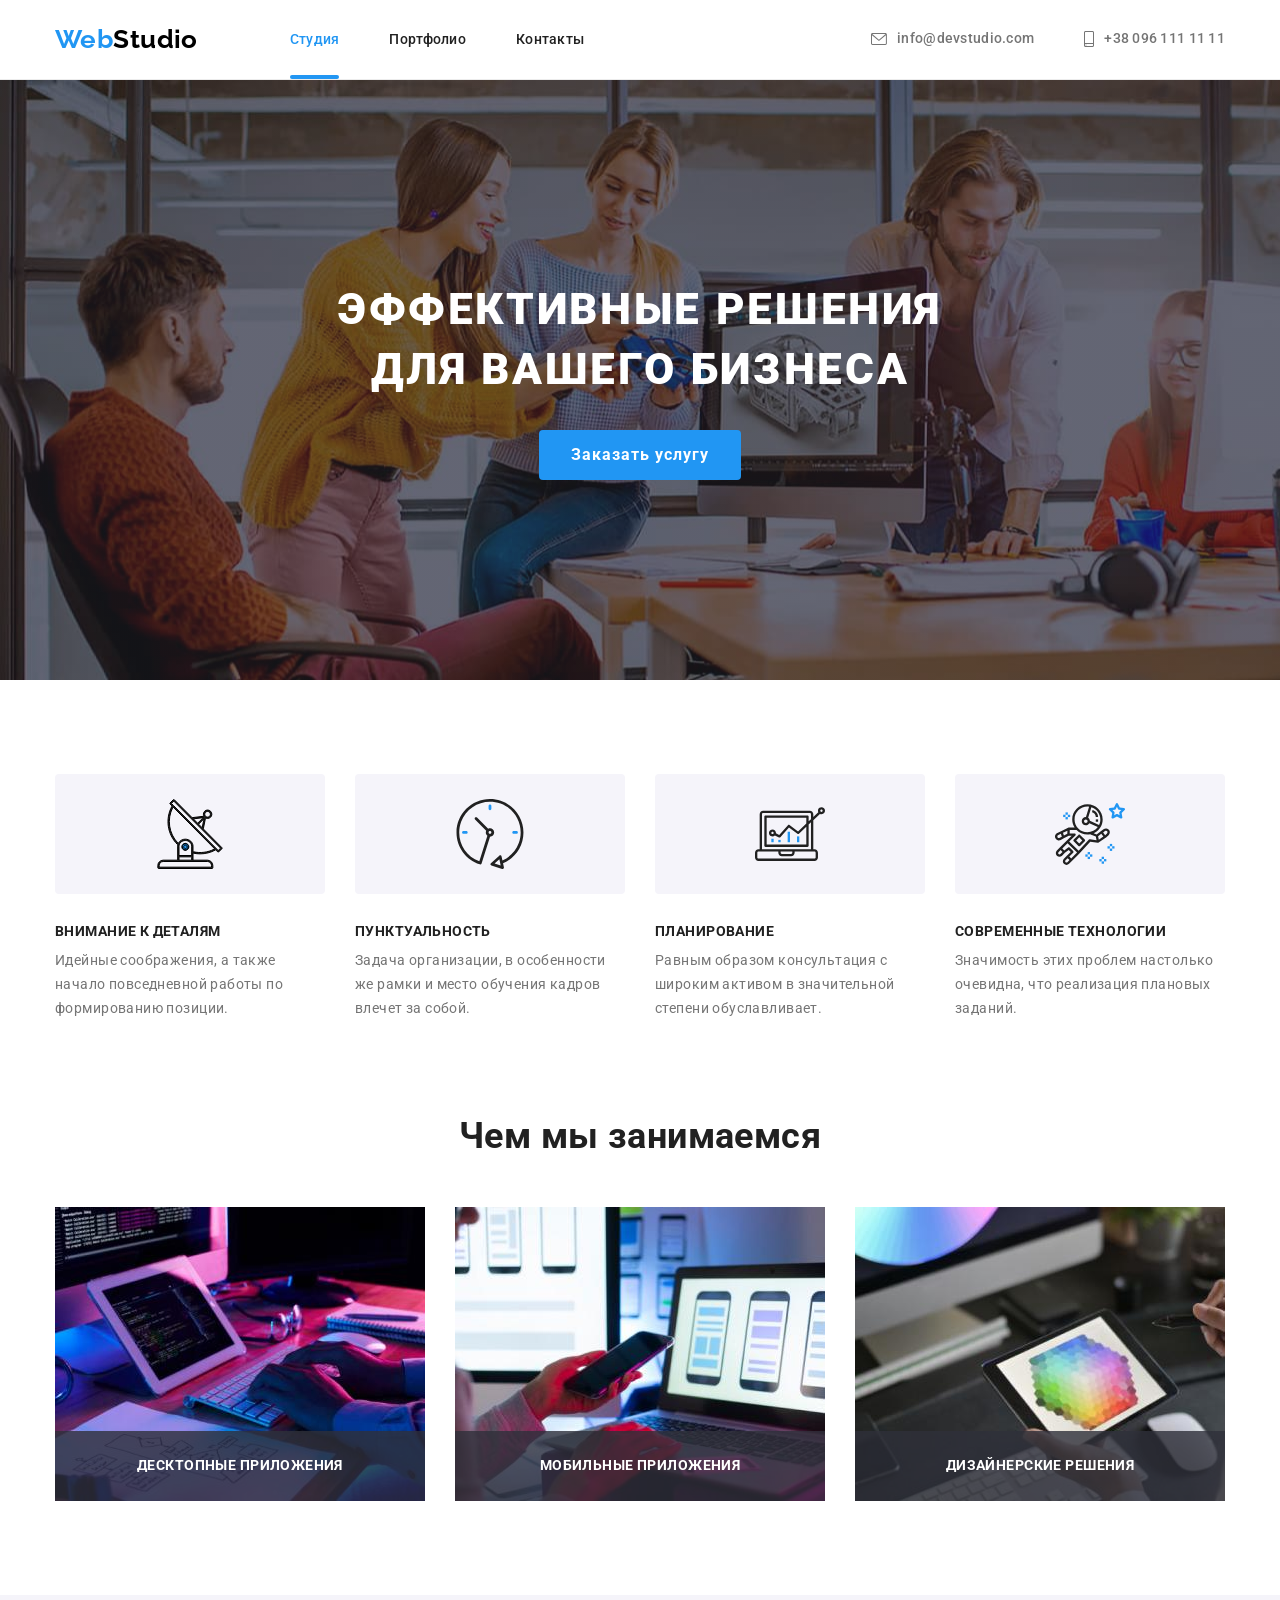
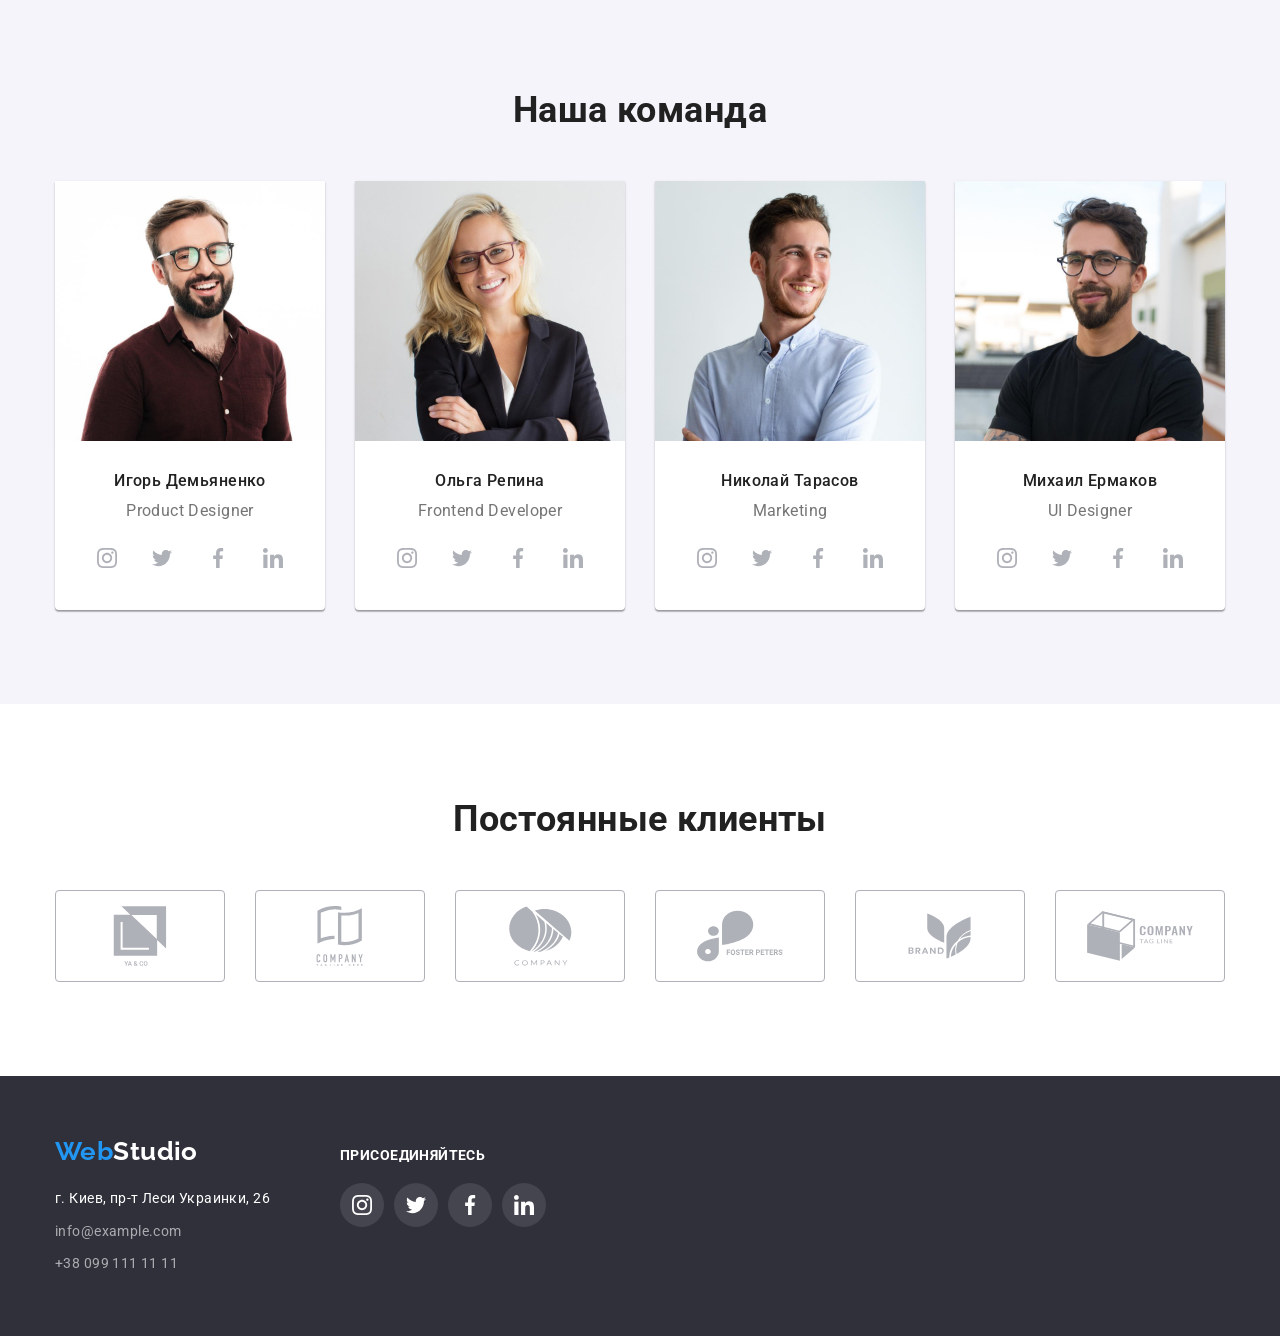
<file: index.html>
<!DOCTYPE html>
<html lang="ru">
  <head>

    <meta charset="UTF-8" />
    <meta http-equiv="X-UA-Compatible" content="IE=edge" />
    <meta name="viewport" content="width=device-width, initial-scale=1.0" />
    <title>Web Studio</title>
    <link rel="stylesheet" href="https://cdnjs.cloudflare.com/ajax/libs/modern-normalize/1.1.0/modern-normalize.min.css" integrity="sha512-wpPYUAdjBVSE4KJnH1VR1HeZfpl1ub8YT/NKx4PuQ5NmX2tKuGu6U/JRp5y+Y8XG2tV+wKQpNHVUX03MfMFn9Q==" crossorigin="anonymous" referrerpolicy="no-referrer" />
    <link rel="preconnect" href="https://fonts.gstatic.com">
    <link href="https://fonts.googleapis.com/css2?family=Raleway:wght@700&family=Roboto:wght@400;500;700;900&display=swap" rel="stylesheet">
    <link rel="stylesheet" href="./css/styles.css" />
  </head>
  <body>
    <!--Шапка сайта -->
    <header class="header">
      <div class="container header-container">
      <nav class="menu">
        <a href="./" class="logo link"><span class="logo-accent">Web</span>Studio</a>
        <ul class="site-nav list">
          <li class="site-nav-item"><a href="" class="nav-link link current">Студия</a></li>
          <li class="site-nav-item"><a href="./portfolio.html" class="nav-link link">Портфолио</a></li>
          <li class="site-nav-item"><a href="" class="nav-link link">Контакты</a></li>
        </ul>
      </nav>
      <ul class="contact-list list">
        <li class="contact-list-item">
          <a href="mailto:info@devstudio.com" class="contact-link link">
            <svg class="icon-item" width="16" height="12">
              <use href="./images/sprite.svg#icon-envelope"></use>
            </svg>
            info@devstudio.com</a>
        </li>
        <li class="contact-list-item">
          <a href="tel:+380961111111" class="contact-link link">
            <svg class="icon-item" width="10" height="16">
              <use href="./images/sprite.svg#icon-smartphone"></use>
            </svg>
            +38 096 111 11 11</a>
        </li>
      </ul>
    </div>
    </header>
    <main>
      <!-- Герой -->
      <section class="hero">
        <div class="container hero-container">
        <h1 class="hero-title">Эффективные решения <br> для вашего бизнеса</h1>
        <button type="button" class="button" data-modal-open>Заказать услугу</button></div>
      </section>
      <!-- Особенности -->
      <section class="features-section">
        <div class="container">
        <h2  class="visually-hidden">Особенности</h2>
        <ul class="features-list list">
          <li class="features-list-item">
            <div class="feauture-icon-container">
              <svg class="feauture-icon">
                <use href="./images/sprite.svg#icon-antenna"></use>
              </svg>
            </div>
            <h3 class="subtitle">Внимание к деталям</h3>
            <p class="desc">
              Идейные соображения, а также начало повседневной работы по формированию позиции.</p>
          </li>
          <li class="features-list-item">
            <div class="feauture-icon-container">
              <svg class="feauture-icon">
                <use href="./images/sprite.svg#icon-clock"></use>
              </svg>
            </div>
            <h3 class="subtitle">Пунктуальность</h3>
            <p class="desc">
              Задача организации, в особенности же рамки и место обучения кадров влечет за собой.
            </p>
          </li>
          <li class="features-list-item">
            <div class="feauture-icon-container">
              <svg class="feauture-icon">
                <use href="./images/sprite.svg#icon-diagram"></use>
              </svg>
            </div>
            <h3 class="subtitle">Планирование</h3>
            <p class="desc">
              Равным образом консультация с широким активом в значительной степени обуславливает.
            </p>
          </li>
          <li class="features-list-item">
            <div class="feauture-icon-container">
              <svg class="feauture-icon">
                <use href="./images/sprite.svg#icon-astronaut"></use>
              </svg>
            </div>
            <h3 class="subtitle">Современные технологии</h3>
            <p class="desc">
              Значимость этих проблем настолько очевидна, что реализация плановых заданий.</p>
          </li>
        </ul>
      </div>
      </section>
      <!-- Чем мы занимаемся -->
      <section class="our-work-section">
        <div class="container">
        <h2 class="section-title">Чем мы занимаемся</h2>
        <ul class="our-work-list list">
          <li class="our-work-list-item">
            <div class="our-work-description-wrapper">
            <img
              src="./images/what-are-we-doing/box1.jpg"
              width="370"
              height="294"
              alt="работающий програмист в темном офисе"
            />
            <p class="our-work-img-desc">Десктопные приложения</p>
          </div>
          </li>
          <li class="our-work-list-item">
            <div class="our-work-description-wrapper">
            <img
              src="./images/what-are-we-doing/box2.jpg"
              width="370"
              height="294"
              alt="веб-дизайнер работает над интерфейсом для мобильных телефонов"
            />
            <p class="our-work-img-desc">Мобильные приложения</p>
          </div>
          </li>
          <li class="our-work-list-item">
            <div class="our-work-description-wrapper">
            <img
              src="./images/what-are-we-doing/box3.jpg"
              width="370"
              height="294"
              alt="Творческий художник работает на графическом планшете "
            />
            <p class="our-work-img-desc">Дизайнерские решения</p>
          </div>
          </li>
        </ul>
      </div>
      </section>
      <!-- Наша команда -->
      <section class="our-team section">
        <div class="container">
        <h2 class="section-title">Наша команда</h2>
        <ul class="our-team-list list">
          <li class="our-team-list-item">
            <div class="card-thumb">
            <img
              src="./images/our-team/product-designer.jpg"
              width="270"
              height="260"
              alt="Игорь Демьяненко"
            />
          </div>

          <div class="card-content">
            <h3 class="subtitle-name">Игорь Демьяненко</h3>
            <p lang="en" class="caption">Product Designer</p>
            <ul class="social-list list">
              <li class="social-list-item">
                <a href="" class="light-bg social-list-link">
                  <svg class="social-list-icon">
                    <use href="./images/sprite.svg#icon-instagram"></use>
                  </svg>
                </a>
              </li>
              <li class="social-list-item">
                <a href="" class="light-bg social-list-link">
                  <svg class="social-list-icon">
                    <use href="./images/sprite.svg#icon-twitter"></use>
                  </svg>
                </a>
              </li>
              <li class="social-list-item">
                <a href="" class="light-bg social-list-link">
                  <svg class="social-list-icon">
                    <use href="./images/sprite.svg#icon-facebook"></use>
                  </svg>
                </a>
              </li>
              <li class="social-list-item">
                <a href="" class="light-bg social-list-link">
                  <svg class="social-list-icon">
                    <use href="./images/sprite.svg#icon-linkedin"></use>
                  </svg>
                </a>
              </li>
            </ul>
          </div>
          </li>
          <li class="our-team-list-item">
            <div class="card-thumb">
            <img
              src="./images/our-team/frontend-developer.jpg"
              width="270"
              height="260"
              alt="Ольга Репина"
            />
          </div>

          <div class="card-content">
            <h3 class="subtitle-name">Ольга Репина</h3>
            <p lang="en"  class="caption">Frontend Developer</p>
            <ul class="social-list list">
              <li class="social-list-item">
                <a href="" class="light-bg social-list-link">
                  <svg class="social-list-icon">
                    <use href="./images/sprite.svg#icon-instagram"></use>
                  </svg>
                </a>
              </li>
              <li class="social-list-item">
                <a href="" class="light-bg social-list-link">
                  <svg class="social-list-icon">
                    <use href="./images/sprite.svg#icon-twitter"></use>
                  </svg>
                </a>
              </li>
              <li class="social-list-item">
                <a href="" class="light-bg social-list-link">
                  <svg class="social-list-icon">
                    <use href="./images/sprite.svg#icon-facebook"></use>
                  </svg>
                </a>
              </li>
              <li class="social-list-item">
                <a href="" class="light-bg social-list-link">
                  <svg class="social-list-icon">
                    <use href="./images/sprite.svg#icon-linkedin"></use>
                  </svg>
                </a>
              </li>
            </ul>
          </div>
          </li>
          <li class="our-team-list-item">
            <div class="card-thumb">
            <img
              src="./images/our-team/marketing.jpg"
              width="270"
              height="260"
              alt="Николай Тарасов"
            />
          </div>

          <div class="card-content">
            <h3 class="subtitle-name">Николай Тарасов</h3>
            <p lang="en"  class="caption">Marketing</p>
            <ul class="social-list list">
              <li class="social-list-item">
                <a href="" class="light-bg social-list-link">
                  <svg class="social-list-icon">
                    <use href="./images/sprite.svg#icon-instagram"></use>
                  </svg>
                </a>
              </li>
              <li class="social-list-item">
                <a href="" class="light-bg social-list-link">
                  <svg class="social-list-icon">
                    <use href="./images/sprite.svg#icon-twitter"></use>
                  </svg>
                </a>
              </li>
              <li class="social-list-item">
                <a href="" class="light-bg social-list-link">
                  <svg class="social-list-icon">
                    <use href="./images/sprite.svg#icon-facebook"></use>
                  </svg>
                </a>
              </li>
              <li class="social-list-item">
                <a href="" class="light-bg social-list-link">
                  <svg class="social-list-icon">
                    <use href="./images/sprite.svg#icon-linkedin"></use>
                  </svg>
                </a>
              </li>
            </ul>
          </div>
          </li>
          <li class="our-team-list-item">
            <div class="card-thumb">
            <img
              src="./images/our-team/ui-designer.jpg"
              width="270"
              height="260"
              alt="Михаил Ермаков"
            />
          </div>

          <div class="card-content">
            <h3 class="subtitle-name">Михаил Ермаков</h3>
            <p lang="en"  class="caption">UI Designer</p>
            <ul class="social-list list">
              <li class="social-list-item">
                <a href="" class="light-bg social-list-link">
                  <svg class="social-list-icon">
                    <use href="./images/sprite.svg#icon-instagram"></use>
                  </svg>
                </a>
              </li>
              <li class="social-list-item">
                <a href="" class="light-bg social-list-link">
                  <svg class="social-list-icon">
                    <use href="./images/sprite.svg#icon-twitter"></use>
                  </svg>
                </a>
              </li>
              <li class="social-list-item">
                <a href="" class="light-bg social-list-link">
                  <svg class="social-list-icon">
                    <use href="./images/sprite.svg#icon-facebook"></use>
                  </svg>
                </a>
              </li>
              <li class="social-list-item">
                <a href="" class="light-bg social-list-link">
                  <svg class="social-list-icon">
                    <use href="./images/sprite.svg#icon-linkedin"></use>
                  </svg>
                </a>
              </li>
            </ul>
          </div>
          </li>
        </ul>
      </div>
      </section>
      <!-- Постоянные клиенты -->
      <section class="our-clients section">
        <div class="container">
        <h2 class="section-title">Постоянные клиенты</h2>
        <ul class="our-clients-list list">
          <li class="our-clients-list-item">
            <a class="our-clients-list-link link" href="">
                <svg class="our-clients-icon">
                  <use href="./images/sprite.svg#icon-group1"></use>
                </svg>
              </a>
              
           
          </li>
          <li class="our-clients-list-item">
            <a class="our-clients-list-link link" href="">
                <svg class="our-clients-icon">
                  <use href="./images/sprite.svg#icon-group2"></use>
                </svg>
              </a>
              
           
          </li>
          <li class="our-clients-list-item">
            <a class="our-clients-list-link link" href="">
                <svg class="our-clients-icon">
                  <use href="./images/sprite.svg#icon-group3"></use>
                </svg>
              </a>
              
           
          </li>
          <li class="our-clients-list-item">
            <a class="our-clients-list-link link" href="">
                <svg class="our-clients-icon">
                  <use href="./images/sprite.svg#icon-group4"></use>
                </svg>
              </a>
              
           
          </li>
          <li class="our-clients-list-item">
            <a class="our-clients-list-link link" href="">
                <svg class="our-clients-icon">
                  <use href="./images/sprite.svg#icon-group5"></use>
                </svg>
              </a>
              
           
          </li>
          <li class="our-clients-list-item">
            <a class="our-clients-list-link link" href="">
                <svg class="our-clients-icon">
                  <use href="./images/sprite.svg#icon-group6"></use>
                </svg>
              </a>
              
           
          </li>
        </ul>
      </div>
      </section>
    </main>
    <!-- Футер -->
    <footer class="page-footer">
    <div class="container flex-container">
      <div>
      <a href="./" class="footer-logo link"><span class="logo-accent">Web</span>Studio</a>
      <address>
        <ul class="address list">
          <li>
            <a class="map-link link"
              href="https://goo.gl/maps/Ho2YQCXfCSrJ9mf67"
              target="_blank"
              rel="noopener noreferrer"
              >г. Киев, пр-т Леси Украинки, 26</a
            >
          </li>
          <li><a class="address-link link" href="mailto:info@example.com">info@example.com</a></li>
          <li><a class="address-link link" href="tel:+380991111111">+38 099 111 11 11</a></li>
        </ul>
      </address>
      </div>
      <div class="footer-sidebar">
        <p class="label">присоединяйтесь</p>
        <ul class="footer social-list list">
          <li class="footer social-list-item">
            <a href="" class="dark-bg social-list-link">
              <svg class="social-list-icon">
                <use href="./images/sprite.svg#icon-instagram"></use>
              </svg>
            </a>
          </li>
          <li class="footer social-list-item">
            <a href="" class="dark-bg social-list-link">
              <svg class="social-list-icon">
                <use href="./images/sprite.svg#icon-twitter"></use>
              </svg>
            </a>
          </li>
          <li class="footer social-list-item">
            <a href="" class="dark-bg social-list-link">
              <svg class="social-list-icon">
                <use href="./images/sprite.svg#icon-facebook"></use>
              </svg>
            </a>
          </li>
          <li class="footer social-list-item">
            <a href="" class="dark-bg social-list-link">
              <svg class="social-list-icon">
                <use href="./images/sprite.svg#icon-linkedin"></use>
              </svg>
            </a>
          </li>
        </ul>
      </div>
    </div>
    </footer>
    <div class="backdrop is-hidden" data-modal>
      <div class="modal">
        <button type="button" class="close-btn" data-modal-close>
          <svg class="close-icon" width="11" height="11">
            <use href="./images/sprite.svg#icon-close-black"></use>
          </svg>
        </button>
      </div>
    </div>
    <script src="./js/modal.js"></script>
  </body>
</html>
</file>
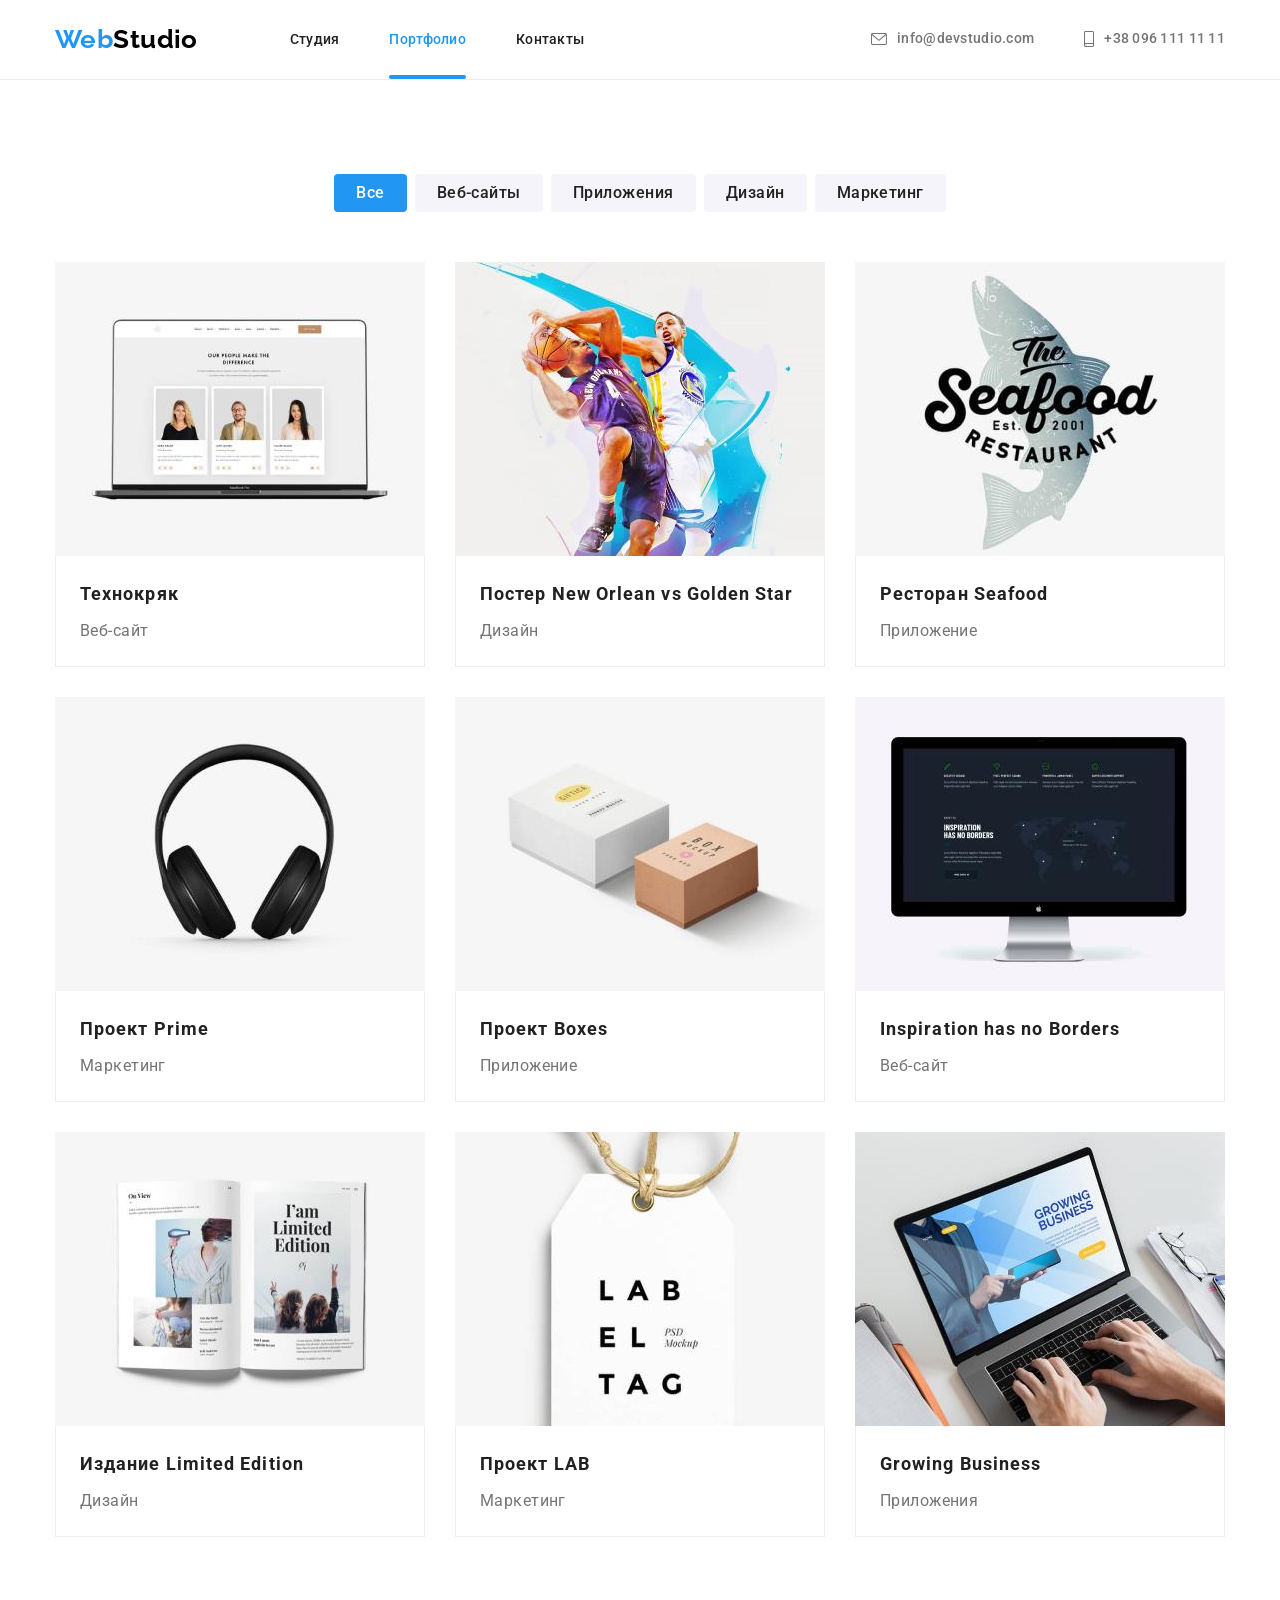
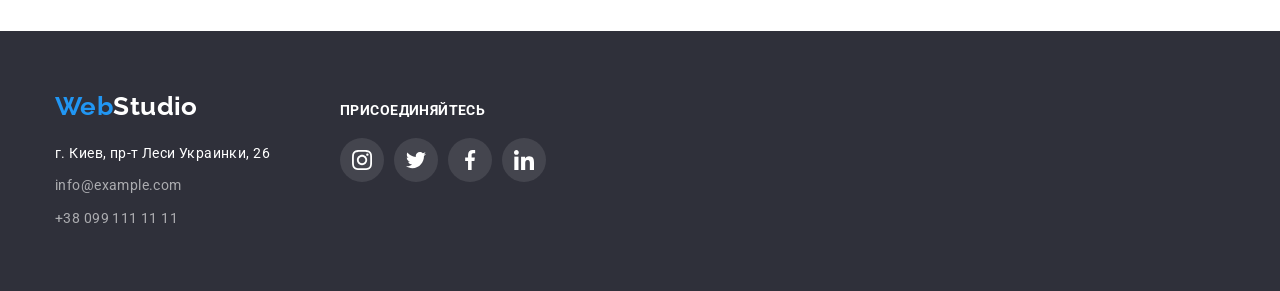
<file: portfolio.html>
<!DOCTYPE html>
<html lang="ru">
  <head>

    <meta charset="UTF-8" />
    <meta http-equiv="X-UA-Compatible" content="IE=edge" />
    <meta name="viewport" content="width=device-width, initial-scale=1.0" />
    <title>Портфолио</title>
    <link rel="stylesheet" href="https://cdnjs.cloudflare.com/ajax/libs/modern-normalize/1.1.0/modern-normalize.min.css" integrity="sha512-wpPYUAdjBVSE4KJnH1VR1HeZfpl1ub8YT/NKx4PuQ5NmX2tKuGu6U/JRp5y+Y8XG2tV+wKQpNHVUX03MfMFn9Q==" crossorigin="anonymous" referrerpolicy="no-referrer" />
    <link rel="preconnect" href="https://fonts.gstatic.com">
    <link href="https://fonts.googleapis.com/css2?family=Raleway:wght@700&family=Roboto:wght@400;500;700;900&display=swap" rel="stylesheet">
    <link rel="stylesheet" href="./css/styles.css" />
  </head>
  <body>
    <!--Шапка сайта -->
    <header class="header">
      <div class="container header-container">
      <nav class="menu">
        <a href="./" class="logo link"><span class="logo-accent">Web</span>Studio</a>
        <ul class="site-nav list">
          <li class="site-nav-item"><a href="./index.html" class="nav-link link">Студия</a></li>
          <li class="site-nav-item"><a href="" class="nav-link link current">Портфолио</a></li>
          <li class="site-nav-item"><a href="" class="nav-link link">Контакты</a></li>
        </ul>
      </nav>
      <ul class="contact-list list">
        <li class="contact-list-item">
          <a href="mailto:info@devstudio.com" class="contact-link link">
            <svg class="icon-item" width="16" height="12">
              <use href="./images/sprite.svg#icon-envelope"></use>
            </svg>
            info@devstudio.com</a>
        </li>
        <li class="contact-list-item">
          <a href="tel:+380961111111" class="contact-link link">
            <svg class="icon-item" width="10" height="16">
              <use href="./images/sprite.svg#icon-smartphone"></use>
            </svg>
            +38 096 111 11 11</a>
        </li>
      </ul>
    </div>
    </header>
    <!-- Главний контент -->
    <main>
      <section class="section">
        <div class="container">
        <h1 class="visually-hidden">Портфолио</h1>
        <h2 class="visually-hidden">Навигация</h2>
        <ul class="btn-list list">
          <li class="btn-list-item"><button type="button" class="btn current-btn" >Все</button></li>
          <li class="btn-list-item"><button type="button" class="btn" >Веб-сайты</button></li>
          <li class="btn-list-item"><button type="button" class="btn" >Приложения</button></li>
          <li class="btn-list-item"><button type="button" class="btn" >Дизайн</button></li>
          <li class="btn-list-item"><button type="button" class="btn" >Маркетинг</button></li>
        </ul>
        <ul class="card-list list">
          <li class="card-list-item">
            <a class="card-link link" href="">
              <div class="card-list-thumb">
               <img src="./images/portfolio/img.jpg" width="370" height="294" alt="В ноутбуке открытая веб-страница" />
               <p class="card-list-img-descr">Технокряк это современная площадка распространения коронавируса. Компании используют эту платформу для цифрового шпионажа и атак на защищённые сервера конкурентов.</p>
              </div>
              <div class="card-list-content">
               <h3 class="title">Технокряк</h3>
               <p class="filter">Веб-сайт</p>
              
              </div>  
            </a>
          </li>
          <li class="card-list-item">
            <a class="card-link link" href="">
              <div class="card-list-thumb">
               <img src="./images/portfolio/img-1.jpg" width="370" height="294" alt="баскетбольные игроки играют" />
               <p class="card-list-img-descr">Технокряк это современная площадка распространения коронавируса. Компании используют эту платформу для цифрового шпионажа и атак на защищённые сервера конкурентов.</p>
              </div>
              <div class="card-list-content">
               <h3 class="title">Постер <span lang="en">New Orlean vs Golden Star</span></h3>
               <p class="filter">Дизайн</p>
               </div>
            </a>
          </li>
          <li class="card-list-item">
            <a class="card-link link" href="">
              <div class="card-list-thumb">
               <img src="./images/portfolio/img-2.jpg" width="370" height="294" alt="логотип ресторанта" />
               <p class="card-list-img-descr">Технокряк это современная площадка распространения коронавируса. Компании используют эту платформу для цифрового шпионажа и атак на защищённые сервера конкурентов.</p>
              </div>
              <div class="card-list-content">
               <h3 class="title">Ресторан <span lang="en">Seafood</span></h3>
               <p class="filter">Приложение</p>
             </div>
            </a>
          </li>
          <li class="card-list-item">
            <a class="card-link link" href="">
              <div class="card-list-thumb">
               <img src="./images/portfolio/img-3.jpg" width="370" height="294" alt="гарнитура" />
               <p class="card-list-img-descr">Технокряк это современная площадка распространения коронавируса. Компании используют эту платформу для цифрового шпионажа и атак на защищённые сервера конкурентов.</p>
              </div>
              <div class="card-list-content">
               <h3 class="title">Проект <span lang="en">Prime</span></h3>
               <p class="filter">Маркетинг</p>
              </div>
            </a>
          </li>
          <li class="card-list-item">
            <a class="card-link link" href="">
              <div class="card-list-thumb">
               <img src="./images/portfolio/img-4.jpg" width="370" height="294" alt="две коробки" />
               <p class="card-list-img-descr">Технокряк это современная площадка распространения коронавируса. Компании используют эту платформу для цифрового шпионажа и атак на защищённые сервера конкурентов.</p>
              </div>
              <div class="card-list-content">
               <h3 class="title">Проект <span lang="en">Boxes</span></h3>
               <p class="filter">Приложение</p>
              </div>
            </a>
          </li>
          <li class="card-list-item">
            <a class="card-link link" href="">
              <div class="card-list-thumb">
               <img src="./images/portfolio/img-5.jpg" width="370" height="294" alt="монитор отображает веб-страницу" />
               <p class="card-list-img-descr">Технокряк это современная площадка распространения коронавируса. Компании используют эту платформу для цифрового шпионажа и атак на защищённые сервера конкурентов.</p>
              </div>
              <div class="card-list-content">
               <h3 class="title"><span lang="en">Inspiration has no Borders</span></h3>
               <p class="filter">Веб-сайт</p>
              </div>
            </a>
          </li>
          <li class="card-list-item">
            <a class="card-link link" href="">
              <div class="card-list-thumb">
               <img src="./images/portfolio/img-6.jpg" width="370" height="294" alt="открытый журнал" />
               <p class="card-list-img-descr">Технокряк это современная площадка распространения коронавируса. Компании используют эту платформу для цифрового шпионажа и атак на защищённые сервера конкурентов.</p>
              </div>
              <div class="card-list-content">
               <h3 class="title">Издание <span lang="en">Limited Edition</span></h3>
               <p class="filter">Дизайн</p>
              </div>
            </a>
          </li>
          <li class="card-list-item">
            <a class="card-link link" href="">
              <div class="card-list-thumb">
               <img src="./images/portfolio/img-7.jpg" width="370" height="294" alt="этикетка" />
               <p class="card-list-img-descr">Технокряк это современная площадка распространения коронавируса. Компании используют эту платформу для цифрового шпионажа и атак на защищённые сервера конкурентов.</p>
              </div>
              <div class="card-list-content">
               <h3 class="title">Проект <span lang="en">LAB</span></h3>
               <p class="filter">Маркетинг</p>
              </div>
            </a>
          </li>
          <li class="card-list-item">
            <a class="card-link link" href="">
              <div class="card-list-thumb">
               <img src="./images/portfolio/img-8.jpg" width="370" height="294" alt="на ноутбуке работает человек с приложением" />
               <p class="card-list-img-descr">Технокряк это современная площадка распространения коронавируса. Компании используют эту платформу для цифрового шпионажа и атак на защищённые сервера конкурентов.</p>
              </div>
              <div class="card-list-content">
               <h3 class="title"><span lang="en">Growing Business</span></h3>
               <p class="filter">Приложения</p>
              </div>
            </a>
          </li>
        </ul>
      </div>
      </section>
    </main>
    <!-- Футер -->
    <footer class="page-footer">
      <div class="container flex-container">
        <div>
        <a href="./" class="footer-logo link"><span class="logo-accent">Web</span>Studio</a>
        <address>
          <ul class="address list">
            <li>
              <a class="map-link link"
                href="https://goo.gl/maps/Ho2YQCXfCSrJ9mf67"
                target="_blank"
                rel="noopener noreferrer"
                >г. Киев, пр-т Леси Украинки, 26</a
              >
            </li>
            <li><a class="address-link link" href="mailto:info@example.com">info@example.com</a></li>
            <li><a class="address-link link" href="tel:+380991111111">+38 099 111 11 11</a></li>
          </ul>
        </address>
        </div>
        <div class="footer-sidebar">
          <p class="label">присоединяйтесь</p>
          <ul class="footer social-list list">
            <li class="footer social-list-item">
              <a href="" class="dark-bg social-list-link">
                <svg class="social-list-icon">
                  <use href="./images/sprite.svg#icon-instagram"></use>
                </svg>
              </a>
            </li>
            <li class="footer social-list-item">
              <a href="" class="dark-bg social-list-link">
                <svg class="social-list-icon">
                  <use href="./images/sprite.svg#icon-twitter"></use>
                </svg>
              </a>
            </li>
            <li class="footer social-list-item">
              <a href="" class="dark-bg social-list-link">
                <svg class="social-list-icon">
                  <use href="./images/sprite.svg#icon-facebook"></use>
                </svg>
              </a>
            </li>
            <li class="footer social-list-item">
              <a href="" class="dark-bg social-list-link">
                <svg class="social-list-icon">
                  <use href="./images/sprite.svg#icon-linkedin"></use>
                </svg>
              </a>
            </li>
          </ul>
        </div>
      </div>
    </footer>
 </body>
</html>
</file>
<file: css/styles.css>
:root 
{ --primary-text-colour:#757575;

  --title-text-colour:#212121;

  --accent-colour: #2196f3;

  --primery-white-colour:#FFFFFF;
  --dark-background-color:#2F303A;
  --secondary-background-color:#F5F4FA;
  --primary-decoration-colour: #AFB1B8;
  --primary-margin: 30px;
  --transition-timing-function: cubic-bezier(0.4, 0, 0.2, 1);
  }

body {
  font-family: 'Roboto', sans-serif;
  font-size: 14px;
  letter-spacing: 0.03em;
  color: var(--primary-text-colour);
  background-color: var(--primery-white-colour);
}
h1,
h2,
h3,
h4,
h5,
h6,
p {
  margin-top: 0;
  margin-bottom: 0;
}

ul,
ol {
  margin-top: 0;
  margin-bottom: 0;
  padding-left: 0;
}

img {
  display: block;
}
.link {
  text-decoration: none;
  color: inherit;
}
.list {
  list-style: none;
}


 /* ============= COMPONENTS ============= */
  .container {
    width: 1200px;
    margin: auto;
    padding-left: 15px;
    padding-right: 15px;
  }
  .section {
    padding-top: 94px;
    padding-bottom: 94px;
  }

  .subtitle {
    margin-bottom: 10px;

    font-weight: 700;
    font-size: 14px;
    line-height: 1.14;
    text-transform: uppercase;
    color: var(--title-text-colour)
  }

  .section-title {
    margin-bottom: 50px;

    font-weight: 700;
    font-size: 36px;
    line-height: 1.17;
    text-align: center;
    
    color: var(--title-text-colour);
  }
  .visually-hidden {
    position: absolute;
    clip: rect(0 0 0 0);
    width: 1px;
    height: 1px;
    margin: -1px;
  }
  .social-list {
    display: flex;
    justify-content: space-between;
    
  }
  .social-list-item {
    width: 44px;
    height: 44px;
  }
  .social-list-icon {
    width: 20px;
    height: 20px;
  }
  .social-list-link {
    display: flex;
    align-items: center;
    justify-content: center;
    width: 100%;
    height: 100%;
   

    
  }
  
 /* ============= END COMPONENTS ============= */

 /* ========= Header ========= */
  .header-container {
    display: flex;
    align-items: center;
  }
  .menu {
    display: flex;
    align-items: center;
  }
  .site-nav {
    display:flex;
    align-items: center;
  }
  .site-nav :not(:last-child) {
    margin-right: 50px;
  }
  .contact-list {
    margin-left: auto;
    display: flex;
    align-items: center;
  }
  .contact-list :not(:last-child) {
    margin-right: 50px;
  }
  .header {
    padding-top: 24px;
    padding-bottom: 24px;

    border-bottom: 1px solid #ECECEC;
    }
  .logo {
    margin-right: 92px;

    font-family: 'Raleway', sans-serif;
    font-weight: 700;
    font-size: 26px;
    line-height: 1.19;
    color: #000000;
    }
  .logo-accent {
    color: var(--accent-colour);
  }
  .nav-link{
    font-weight: 500;
    line-height: 1.14;
    letter-spacing: 0.02em;
    color: var(--title-text-colour);

    transition: color 250ms var(--transition-timing-function);
    }
    .nav-link:hover,
    .nav-link:focus
    {color: var(--accent-colour);
  }
  .current {
    color: var(--accent-colour);
    position: relative;
  }
  .current::after {
    position: absolute;
    bottom: -32px;

    content: "";
    display: block;
    width: 100%;
    height: 4px;
    background-color: var(--accent-colour);
    border-radius: 2px;

  }
  .contact-link{
    display: flex;
    align-items: center;
    font-weight: 500;
    line-height: 1.14;
    letter-spacing: 0.02em;

    transition: color 250ms var(--transition-timing-function);
    }

  .contact-link:hover,
  .contact-link:focus{
   color: var(--accent-colour);
}
  .icon-item{
    margin-right: 10px;
    fill:currentColor;
  }
 
  
  
 /* ========= End Header ========= */

 /* ========= Hero ========= */
  .hero {
    max-width: 1600px;
    margin: 0 auto;
    padding-top: 200px;
    padding-bottom: 200px;

    background: var(--dark-background-color);
    background-image: linear-gradient(
      rgba(47, 48, 58, 0.4),
      rgba(47, 48, 58, 0.4)
    ),
    url(../images/hero/hero-bg.jpg);
    background-size: cover;

    text-align: center;
    
  }
  
  .hero-title {
    margin-bottom: var(--primary-margin);

    font-weight: 900;
    font-size: 44px;
    line-height: 1.36;
    letter-spacing: 0.06em;
    text-transform: uppercase;
    color: var(--primery-white-colour);
  }
  .button {
    padding: 10px 32px;

    border: none;
    border-radius: 4px;
    font-family: inherit;
    font-weight: 700;
    font-size: 16px;
    line-height: 1.87;
    letter-spacing: 0.06em;
    cursor: pointer;
    
    color: var(--primery-white-colour);
    background-color: var(--accent-colour);

    transition: background-color 250ms var(--transition-timing-function);
    }
    .button:hover,
    .button:focus{
    background-color: #188CE8;
  }
 /* ========= End Hero ========= */

/* ========= Main ========= */

 /* ========= Feautures ========= */
  .features-section{
    padding-top: 94px;
    padding-bottom: 47px;
  }
  .features-list{
    display: flex;
    flex-wrap: wrap;
    margin-top: calc( -1 *  var(--primary-margin));
    margin-left: calc( -1 *  var(--primary-margin));
  }
  .features-list-item{
    flex-basis: calc((100% - 120px) / 4);
    margin-top: var(--primary-margin);
    margin-left: var(--primary-margin);
  }
  .feauture-icon-container {
    display: flex;
    align-items: center;
    margin-bottom: 30px;
    height: 120px;
    background-color:var(--secondary-background-color);
    border-radius: 4px;
  }
  .feauture-icon {
    margin: 0 auto;
    width: 70px;
    height: 70px;
  }
  .desc {
    line-height: 1.71;
    }
  /* ========= End Feautures ========= */

  /* ========= Our Work ========= */
  .our-work-description-wrapper{
    position: relative;
  }
  .our-work-img-desc {
    position: absolute;
    bottom: 0;
    width: 100%;

    display: flex;
    align-items: center;
    justify-content: center;
    height: 70px;

    font-weight: 700;
    line-height: 1.14;
    text-transform: uppercase;

    color: var(--primery-white-colour);
    background-color: rgba(47, 48, 58, 0.8);
  }
 .our-work-section {
   padding-top: 47px;
   padding-bottom: 94px;
 }
 .our-work-list {
   display: flex;
   flex-wrap: wrap;
   margin-top: calc( -1 *  var(--primary-margin));
   margin-left: calc( -1 *  var(--primary-margin));

 }
 .our-work-list-item {
   flex-basis: calc((100% - 90px) / 3);
   margin-top: var(--primary-margin);
   margin-left: var(--primary-margin);
 }
  /* ========= End Our Work ========= */

  /* ========= Our Team ========= */
  .our-team-list {
    display: flex;
    flex-wrap: wrap;
    margin-top: calc( -1 *  var(--primary-margin));
    margin-left: calc( -1 *  var(--primary-margin));
  }
  .our-team-list-item {
   flex-basis: calc((100% - 120px) / 4);
    margin-top: var(--primary-margin);
    margin-left: var(--primary-margin);

    background-color: var(--primery-white-colour);
    box-shadow: 0px 1px 3px rgba(0, 0, 0, 0.12), 0px 1px 1px rgba(0, 0, 0, 0.14), 0px 2px 1px rgba(0, 0, 0, 0.2);
    border-radius: 0px 0px 4px 4px;
  }
  .card-content {
    padding: 30px 30px;
  }

  .subtitle-name {
    margin-bottom: 10px;
    font-weight: 500;
    font-size: 16px;
    line-height: 1.19;
    text-align: center;
    
    color: var(--title-text-colour);
    }
  .our-team {
    background: var(--secondary-background-color)
  }  
  .caption {
    margin-bottom: 16px;
    font-size: 16px;
    line-height: 1.19;
    text-align: center;
  }
  .light-bg{
    fill: var(--primary-decoration-colour);
    border-radius: 50%;
    background-color: var(--primery-white-colour);

    transition: fill 250ms var(--transition-timing-function),
    background-color 250ms var(--transition-timing-function);
  }
  .light-bg.social-list-link:hover,
  .light-bg.social-list-link:focus {
    fill:var(--primery-white-colour);
    background-color: var(--accent-colour);
    
  }
  /* ========= End Our Team ========= */

  /* ========= Our Clients ========= */
  
  .our-clients-list {
    display: flex;
    align-items: center;
    flex-wrap: wrap;
    margin-top: calc(-1 * var(--primary-margin));
    margin-left: calc(-1 * var(--primary-margin));
  }
  .our-clients-list-item {
    flex-basis: calc((100% - 180px) / 6);
    margin-top: var(--primary-margin);
    margin-left: var(--primary-margin);
    width: 170px;
    height: 92px;
   }
 .our-clients-list-link {
    display: flex;
    align-items: center;
    justify-content: center;
    width: 100%;
    height: 100%;

    fill:var(--primary-decoration-colour);
    border: 1px solid var(--primary-decoration-colour);
    border-radius: 4px;

    transition: fill 250ms var(--transition-timing-function),
    border 250ms var(--transition-timing-function);
}
  .our-clients-list-link:hover,
  .our-clients-list-link:focus {
    fill: var(--accent-colour);
    border: 1px solid var(--accent-colour);
 }
  .our-clients-icon  {
    width: 106px;
    height: 60px;
  }
  /* ========= End Our Clients ========= */


/* ========= End Main ========= */

/* ========= Footer ========= */
.flex-container {
  display: flex;
  align-items: baseline;
}
.page-footer {
  padding-top: 60px;
  padding-bottom: 60px;
  background: var(--dark-background-color)
}
.footer-logo {
  font-family: 'Raleway', sans-serif;
  font-weight: 700;
  font-size: 26px;
  line-height: 1.19;
  color: var(--primery-white-colour);
  }
.map-link {
  font-style: normal;
  line-height: 1.71;
  color: var(--primery-white-colour);

  transition: color 250ms var(--transition-timing-function);
  }
.map-link:hover,
.map-link:focus {
  color: var(--accent-colour);
}
.address-link {
  font-style: normal;
  line-height: 1.71;
  color: rgba(255, 255, 255, 0.6);
  }
  .address-link:hover,
  .address-link:focus {
    color: var(--accent-colour);
  }
  
  .address {
    margin-top: 20px;
  }
  .address :not(:last-child) {
    margin-bottom: 9px;
  }
  .footer-sidebar {
   margin-left: 70px;
  }
  .label {
    margin-bottom: 20px;

    font-weight: 700;
    text-transform: uppercase;

    color: var(--primery-white-colour)
   }
  .dark-bg {
    fill: var(--primery-white-colour);
    border-radius: 50%;
    background-color: rgba(255, 255, 255, 0.1);

    transition: background-color 250ms var(--transition-timing-function);
  }
  .dark-bg.social-list-link:hover,
  .dark-bg.social-list-link:focus {
    background-color: var(--accent-colour);
  }
  .footer.social-list-item:not(:last-child){
    margin-right: 10px;
  } 

  

/* ========= End Footer ========= */

/* ========= Portfolio ========= */
 /* ========= Button ========= */


  .btn-list {
    display: flex;
    justify-content: center;
    margin-bottom: 50px;

  }
  .btn-list :not(:last-child) {
    margin-right: 8px;
  }
  .btn {
    padding: 6px 22px;
    border: none;
    border-radius: 4px;

    font-family: 'Roboto', sans-serif;
    background-color: var(--secondary-background-color); 
    cursor: pointer;
    font-weight: 500;
    font-size: 16px;
    line-height: 1.62;
    text-align: center;
    letter-spacing: 0.03em;

    color: var(--title-text-colour);

    transition: background-color 250ms var(--transition-timing-function),
    color 250ms var(--transition-timing-function),
    box-shadow 250ms var(--transition-timing-function);
    }
  .btn:hover,
  .btn:focus
  {
    background-color: var(--accent-colour);
    color: var(--primery-white-colour);
    box-shadow: 0px 3px 1px rgba(0, 0, 0, 0.1), 0px 1px 2px rgba(0, 0, 0, 0.08), 0px 2px 2px rgba(0, 0, 0, 0.12);
  }
  .current-btn{
    background: var(--accent-colour);
    color: var(--primery-white-colour);
  }
  .title {
    margin-bottom: 4px;

    font-weight: 700;
    font-size: 18px;
    line-height: 2;
    letter-spacing: 0.06em;
    color: var(--title-text-colour);
    }
  .filter {
    font-size: 16px;
    line-height: 1.87;
  }
 /* ========= End Button ========= */ 

 /* ========= Cards ========= */
 .card-list {
   display: flex;
   flex-wrap: wrap;
   margin-top: calc( -1 *  var(--primary-margin));
   margin-left: calc( -1 *  var(--primary-margin));
 }
 .card-list-thumb{
   position: relative;
   overflow: hidden;

 }
 .card-list-img-descr {
    position: absolute;
    top: 0;
    left: 0;
    width: 100%;
    height: 100%;

    padding: 63px 24px;

    font-size: 18px;
    line-height: 1.56;
    letter-spacing: 0.03em;
    
    color: var(--primery-white-colour);
    background-color: rgba(33, 150, 243, 0.9);
    overflow: auto;

    transform: translateY(100%);
    transition: transform 250ms var(--transition-timing-function);
}
.card-link:hover .card-list-img-descr,
.card-link:focus .card-list-img-descr {
  transform: translateY(0);
}
 .card-list-item {
   flex-basis: calc((100% - 90px) / 3);
   margin-top: var(--primary-margin);
   margin-left: var(--primary-margin)
 }
 
 .card-list-content {
   padding: 20px 24px;
   border: 1px solid #EEEEEE;
   border-top: 0;
 }
 .card-link {
   display: block;

   transition: box-shadow 250ms var(--transition-timing-function);
 }
 .card-link:hover {
  box-shadow: 0px 1px 1px rgba(0, 0, 0, 0.12), 0px 4px 4px rgba(0, 0, 0, 0.06), 1px 4px 6px rgba(0, 0, 0, 0.16);
 }
 /* ========= End Cards ========= */
/* ========= End Portfolio ========= */

/* ========= Modal Window ========= */
.backdrop {
  position: fixed;
  top: 0;
  left: 0;
  width: 100vw;
  height: 100vh;

  background-color: rgba(0, 0, 0, 0.2);
  visibility: visible;
  opacity: 1;
  pointer-events: auto;

  transition: visibility 250ms var(--transition-timing-function),
  opacity 250ms var(--transition-timing-function);
}
.is-hidden {
  visibility: hidden;
  opacity: 0;
  pointer-events: none;
}
.modal {
  position: absolute;
  top: 50%;
  left: 50%;
  width: 528px;
  height: 581px;

  transform: translate(-50%,-50%);

  background-color: var(--primery-white-colour);
}
.close-btn {
  position: absolute;
  top: 8px;
  right: 8px;
  width: 30px;
  height: 30px;
  padding: 0;
  border-radius: 50px;
  border: 1px solid rgba(0, 0, 0, 0.1);
  background-color: transparent;
  cursor: pointer;
}
/* ========= End Modal Window ========= */
</file>
